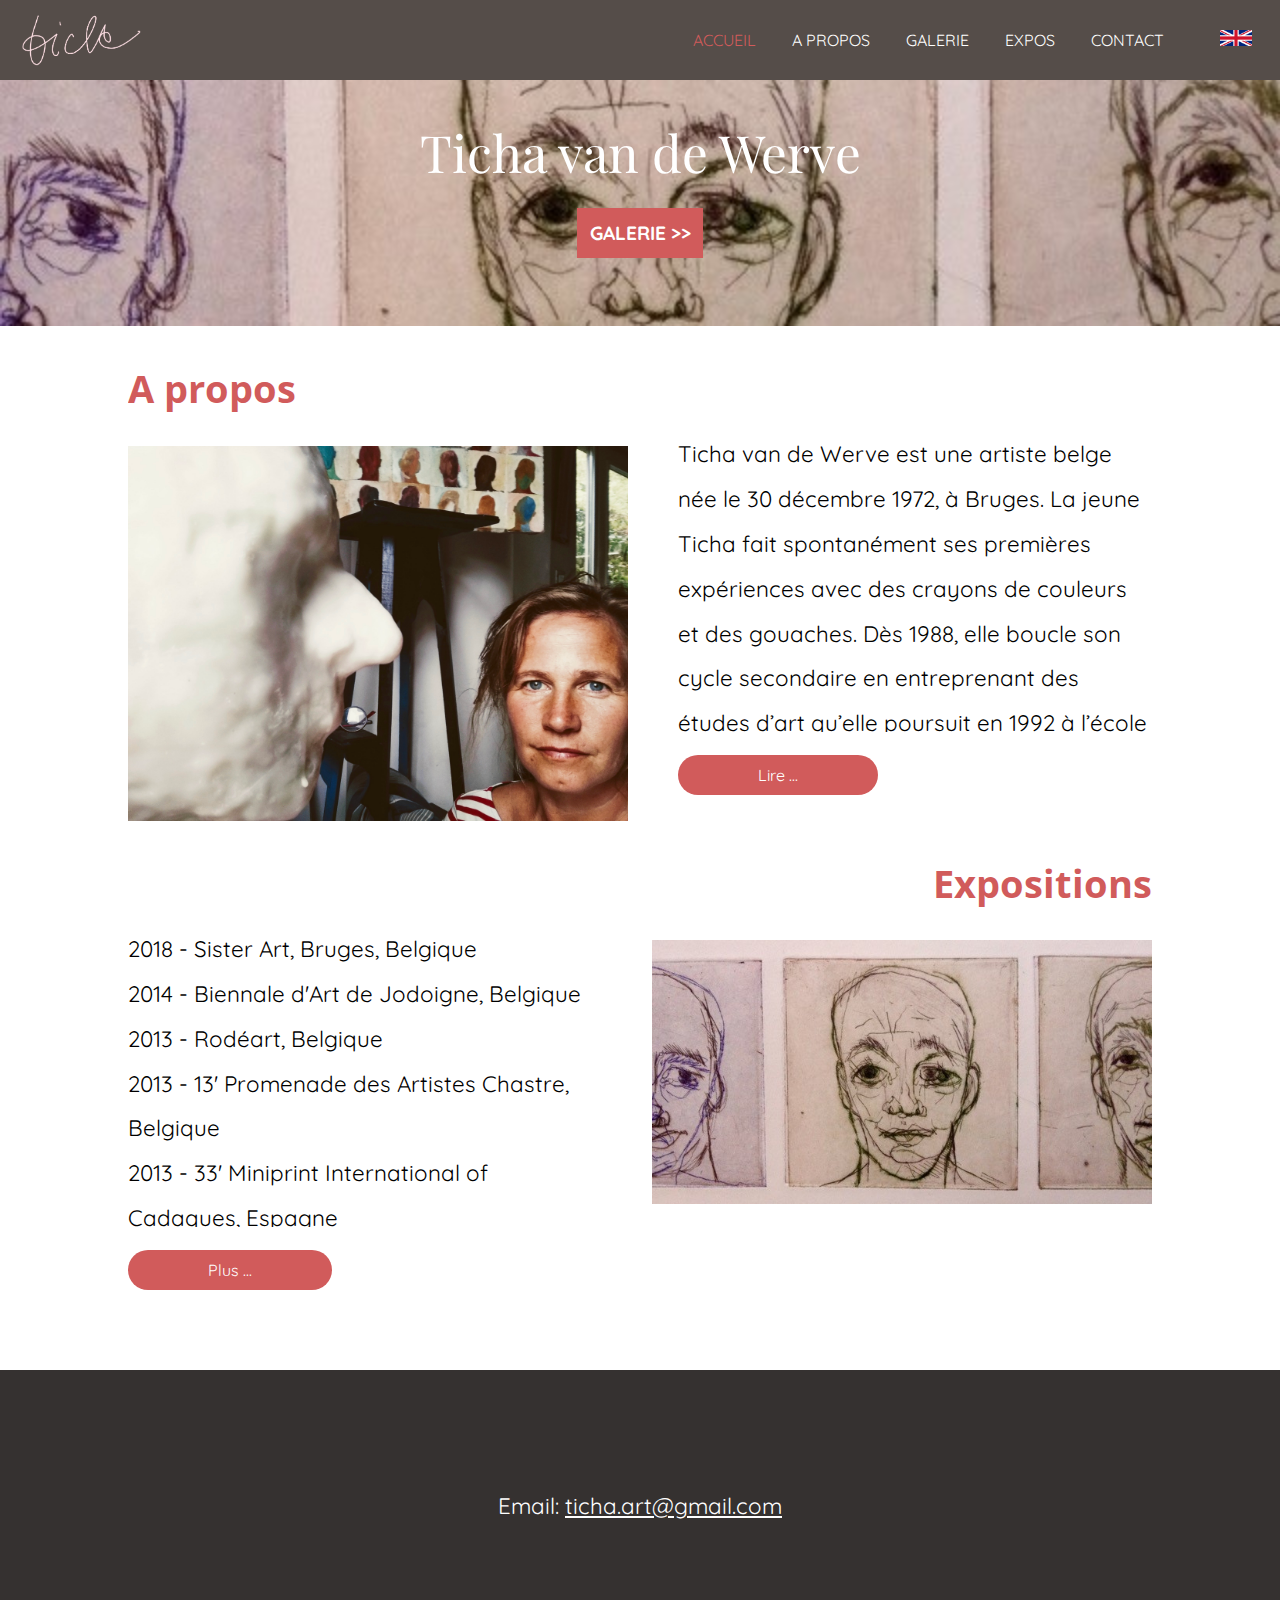
<file: index.html>
<!DOCTYPE html>
<html lang="en">
<head>
    <meta charset="UTF-8">
    <meta name="viewport" content="width=device-width, initial-scale=1.0">
    <meta http-equiv="X-UA-Compatible" content="ie=edge">
    <title>Ticha</title>
    <link rel="icon" type="image/png" href="images/TichaSignatureIcon.png">

    <link href="https://fonts.googleapis.com/css?family=Open+Sans+Condensed:300" rel="stylesheet">
    <link href="https://fonts.googleapis.com/css?family=Quicksand" rel="stylesheet">
    <link href="https://fonts.googleapis.com/css?family=Quicksand:700" rel="stylesheet">
    <link href="https://fonts.googleapis.com/css?family=Playfair+Display|Quicksand:700" rel="stylesheet">
    
    <link rel="stylesheet" type="text/css" href="style/home-style.css">
    <link rel="stylesheet" type="text/css" href="style/main-mobile.css" media="screen and (max-width: 720px)">
    <script src="https://ajax.googleapis.com/ajax/libs/jquery/3.3.1/jquery.min.js"></script>
    <script src="js/home-js.js"></script>
    <script src="js/side-menu.js"></script>        
</head>
<body>
    <div id="side-menu-shadow">
        <div id="side-menu">
                <button class="close-btn" id="close-side-menu-btn">&times;</button>
                <a class ="side-menu-nav" href="index.html">ACCUEIL</a>
                <a class ="side-menu-nav" href="fr/about.html">A PROPOS</a>
                <a class ="side-menu-nav" href="fr/gallery.html">GALERIE</a>
                <a class ="side-menu-nav" href="fr/about.html#exhibitions">EXPOS</a>
                <a class ="side-menu-nav" href="fr/contact.html">CONTACT</a>
                <a class ="side-menu-nav" href="en/index.html"><img src="images/english.png" alt="english"></a>
        </div>
    </div>
    <header id="header">
        <span id="side-menu-opener">&#9776;</span>
        <a href="index.html"><img alt="Ticha signature" src="images/TichaSignature.png"/></a>
        <div id="nav-links">
            <nav>
                <a class ="header-nav" id="currentpage" href="index.html">ACCUEIL</a>
                <a class ="header-nav" href="fr/about.html">A PROPOS</a>
                <a class ="header-nav" href="fr/gallery.html">GALERIE</a>
                <a class ="header-nav" href="fr/about.html#exhibitions">EXPOS</a>
                <a class ="header-nav" href="fr/contact.html">CONTACT</a>
                <a class ="side-menu-nav" href="en/index.html"><img src="images/english.png" alt="english"></a>
            </nav>
        </div>
    </header>
    <div class="page-container">
        <div class="picture-banner">
            <img alt="background image" src="images/picturebanner.jpg" draggable="false"/>
            <h1>Ticha van de Werve</h1>
            <div>
                <form action="fr/gallery.html">
                        <input type="submit" value="GALERIE >>" />
                </form>
            </div>
        </div>
        <div class="maincontent">
            <div class="contentblock" id="about-content">
                <div class="article-head">
                    <h2>A propos</h2>
                    <img alt="Picture of Ticha" src="images/philosophy-ticha.jpg">
                </div>
                <div class="article">
                    <p>
                            Ticha van de Werve est une artiste belge née le 30 décembre 1972, à
                            Bruges. La jeune Ticha fait spontanément ses premières expériences avec des crayons de
                            couleurs et des gouaches. Dès 1988, elle boucle son cycle secondaire en entreprenant des
                            études d’art qu’elle poursuit en 1992 à l’école d’ arts « Le 75 » de Bruxelles, où formée par
                            Boris Semenoff, elle se spécialise dans la peinture à l’huile et la gravure. Diplômée en 1995
                            avec grande distinction (magna cum laude). Ce sera dans les année 2012, qu’elle
                            redécouvre la diversité de la gravure par Paul Dumont. En 2000, Ticha quitte la Belgique et
                            s’installe à Chicago pour une période de trois ans. Elle va découvrir, en 2002, la taille de la
                            pierre avec la sculptrice Susan Clinard. De cette rencontre naîtront ses silhouettes en papier,
                            en bois et en cire, tandis que ses paysages fictifs à l’huile seront influencés par la beauté du
                            Lac Michigan, mêlée à ses souvenirs de Bruges.
                    </p>
                    <form action="fr/about.html">
                        <input type="submit" value="Lire ..." />
                    </form>
                </div>
            </div>
            <div class="contentblock" id="exhibitions-content">
                <div class="article-head">                            
                    <h2>Expositions</h2>
                    <img alt="Head art picture" src="images/head-picture.jpg">
                </div>
                <div class="article">
                    <p>
                        2018 - Sister Art, Bruges, Belgique<br>
                        2014 - Biennale d'Art de Jodoigne, Belgique<br>
                        2013 - Rodéart, Belgique<br>
                        2013 - 13' Promenade des Artistes Chastre, Belgique<br>
                        2013 - 33' Miniprint International of Cadaques, Espagne<br>
                        2012 - Week-end chez l'Artisan d'art, Nivelles, Belgique<br>
                        2012 - Parcours d'Artistes de Jodoigne, Belgique<br>
                        2012 - Exposition d';art par le Patrimoine Stéphanois, Court-st- Etienne, Belgique<br>
                        2012 - Kunst Kleurt Tuinen, Gand, Belgique<br>
                        2010 - "L'art au secours de l'habitat", Bruxelles, Belgique<br>
                        2010 - INTA Art Show, Boston, USA  <br>
                        2007 - Pascal Karp Gallery, Bruxelles, Belgique<br>
                        2000 - Art exhibition, European Patent Office, Munich, Allemagne<br>
                        1999 - Kunstogenblik, Gand, Belgique<br>
                        1995 - Palmares Renaissance, Herstal, Belgique<br>
                        1995 - Palmares Renaissance, Bruxelles, Belgique<br>
                        1994 - “Les Amis de Rosall”, Bierges, Belgique<br>
                        1994 - Gallery Viqueray, Bruxelles, Belgique<br>
                    </p>
                    <form action="fr/about.html#exhibitions">
                        <input type="submit" value="Plus ..." />
                    </form> 
                </div>           
            </div>
        </div>
        <footer>
                <div class="contacts">
                    <p>Email: <a href="mailto:ticha.art@gmail.com">ticha.art@gmail.com</a></p>
                </div>
        </footer>
    </div>
    
</body>
</html>
</file>
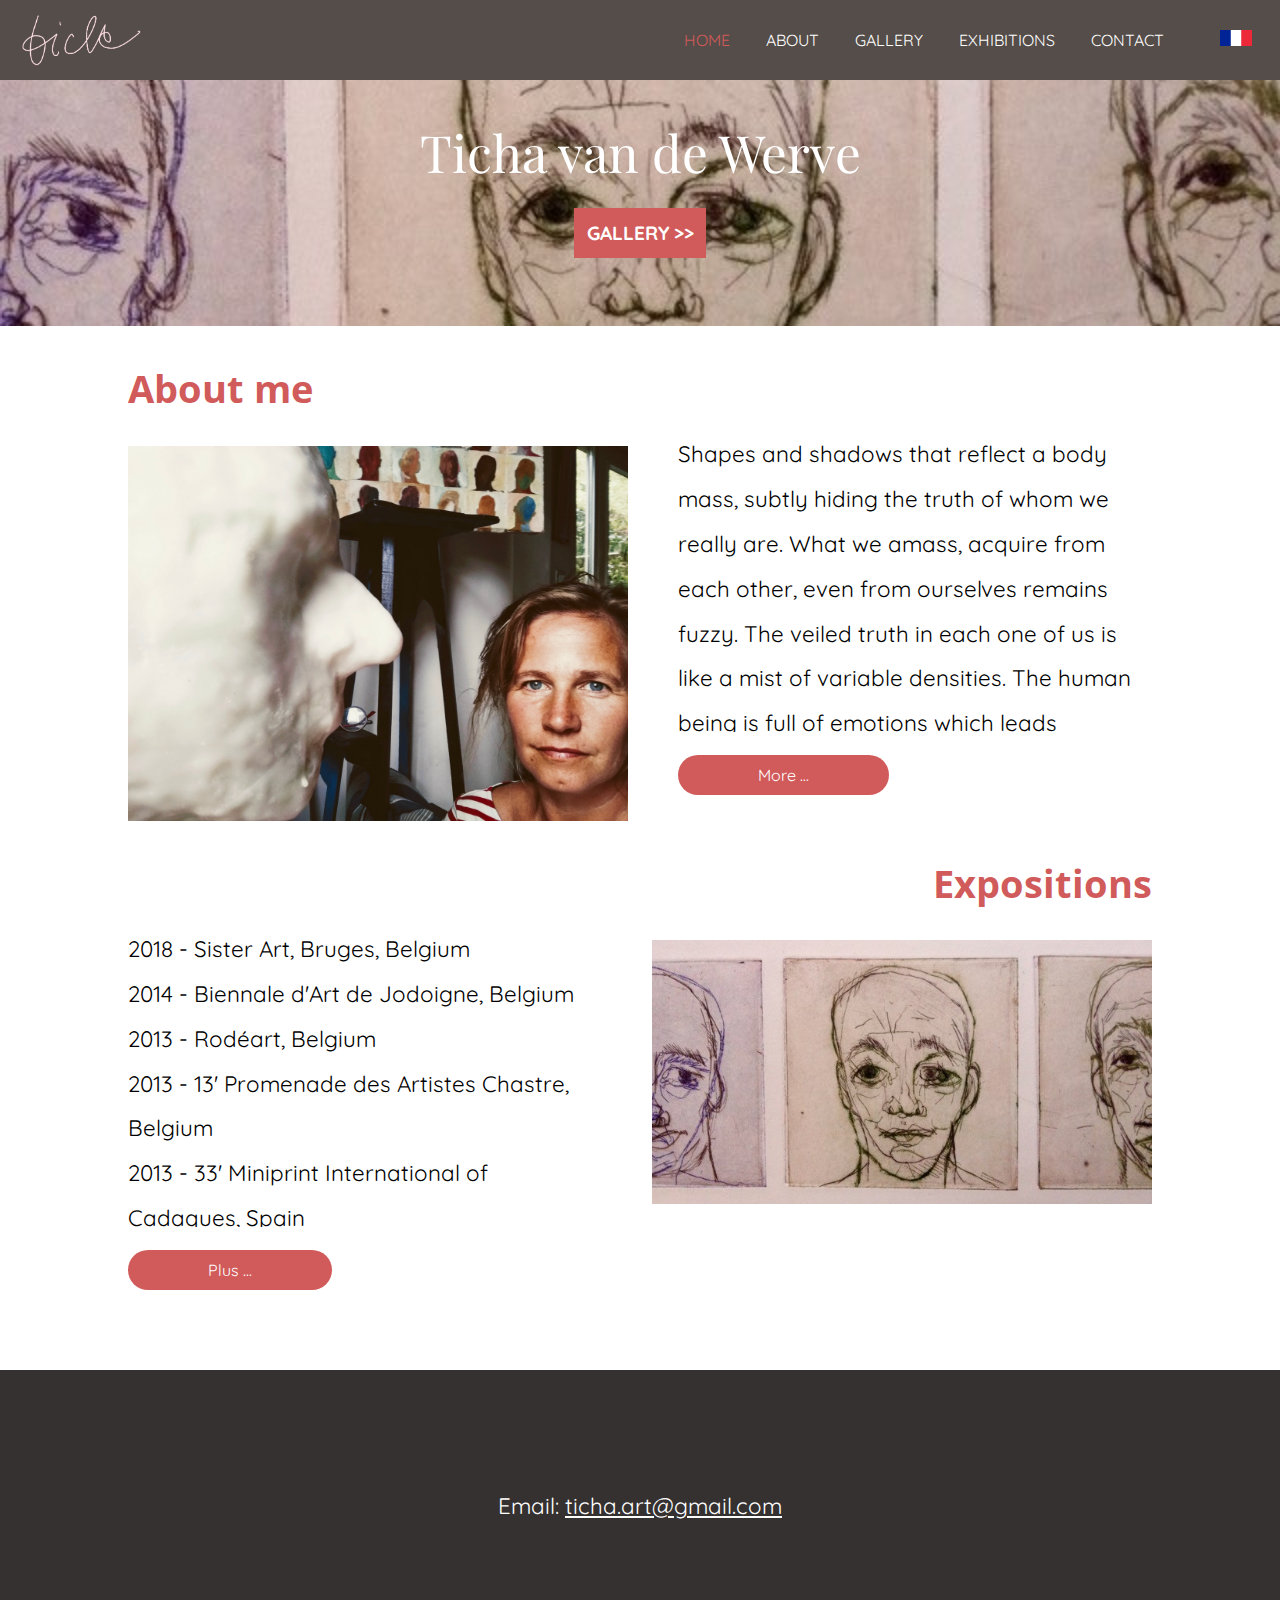
<file: en/index.html>
<!DOCTYPE html>
<html lang="en">
<head>
    <meta charset="UTF-8">
    <meta name="viewport" content="width=device-width, initial-scale=1.0">
    <meta http-equiv="X-UA-Compatible" content="ie=edge">
    <title>Ticha</title>
    <link rel="icon" type="image/png" href="../images/TichaSignatureIcon.png">

    <link href="https://fonts.googleapis.com/css?family=Open+Sans+Condensed:300" rel="stylesheet">
    <link href="https://fonts.googleapis.com/css?family=Quicksand" rel="stylesheet">
    <link href="https://fonts.googleapis.com/css?family=Quicksand:700" rel="stylesheet">
    <link href="https://fonts.googleapis.com/css?family=Playfair+Display|Quicksand:700" rel="stylesheet">
    
    <link rel="stylesheet" type="text/css" href="../style/home-style.css">
    <link rel="stylesheet" type="text/css" href="../style/main-mobile.css" media="screen and (max-width: 720px)">
    <script src="https://ajax.googleapis.com/ajax/libs/jquery/3.3.1/jquery.min.js"></script>
    <script src="../js/home-js.js"></script>
    <script src="../js/side-menu.js"></script>        
</head>
<body>
    <div id="side-menu-shadow">
        <div id="side-menu">
                <button class="close-btn" id="close-side-menu-btn">&times;</button>
                <a class ="side-menu-nav" href="index.html">HOME</a>
                <a class ="side-menu-nav" href="about.html">ABOUT</a>
                <a class ="side-menu-nav" href="gallery.html">GALLERY</a>
                <a class ="side-menu-nav" href="about.html#exhibitions">EXHIBITIONS</a>
                <a class ="side-menu-nav" href="contact.html">CONTACT</a>
                <a class ="side-menu-nav" href="../index.html"><img src="../images/french.png" alt="francais"></a>
        </div>
    </div>
    <header id="header">
        <span id="side-menu-opener">&#9776;</span>
        <a href="index.html"><img alt="Ticha signature" src="../images/TichaSignature.png"/></a>
        <div id="nav-links">
            <nav>
                <a class ="header-nav" id="currentpage" href="index.html">HOME</a>
                <a class ="header-nav" href="about.html">ABOUT</a>
                <a class ="header-nav" href="gallery.html">GALLERY</a>
                <a class ="header-nav" href="about.html#exhibitions">EXHIBITIONS</a>
                <a class ="header-nav" href="contact.html">CONTACT</a>
                <a class ="side-menu-nav" href="../index.html"><img src="../images/french.png" alt="francais"></a>
            </nav>
        </div>
    </header>
    <div class="page-container">
        <div class="picture-banner">
            <img alt="background image" src="../images/picturebanner.jpg" draggable="false"/>
            <h1>Ticha van de Werve</h1>
            <div>
                <form action="gallery.html">
                        <input type="submit" value="GALLERY >>" />
                </form>
            </div>
        </div>
        <div class="maincontent">
            <div class="contentblock" id="about-content">
                <div class="article-head">
                    <h2>About me</h2>
                    <img alt="Picture of Ticha" src="../images/philosophy-ticha.jpg">
                </div>
                <div class="article">
                    <p>
                        Shapes and shadows that reflect a body mass, subtly hiding the truth of whom we
                        really are. What we amass, acquire from each other, even from ourselves remains
                        fuzzy. The veiled truth in each one of us is like a mist of variable densities. The
                        human being is full of emotions which leads mankind to react in contradictory,
                        strangely and/or amazing ways.
                        I seek to express this depth down truth using paper as a medium.
                        I appreciated working paper for its variety of textures; sometimes rough,
                        sometimes smooth but also for its solidity as well as for its weakness.
                        Paper has a significant place in my art work. My experience working paper grants
                        me the right channel to bring to you a closer image of whom we are. Usually I give
                        the floor to the paper with engraving, oil paint and with wax sculptures.
                    </p>
                    <form action="about.html">
                        <input type="submit" value="More ..." />
                    </form>
                </div>
            </div>
            <div class="contentblock" id="exhibitions-content">
                <div class="article-head">                            
                    <h2>Expositions</h2>
                    <img alt="Head art picture" src="../images/head-picture.jpg">
                </div>
                <div class="article">
                    <p>
                        2018 - Sister Art, Bruges, Belgium<br>
                        2014 - Biennale d'Art de Jodoigne, Belgium<br>
                        2013 - Rodéart, Belgium<br>
                        2013 - 13' Promenade des Artistes Chastre, Belgium<br>
                        2013 - 33' Miniprint International of Cadaques, Spain<br>
                        2012 - Week-end chez l'Artisan d'art, Nivelles, Belgium<br>
                        2012 - Parcours d'Artistes de Jodoigne, Belgium<br>
                        2012 - Exposition d';art par le Patrimoine Stéphanois, Court-st- Etienne, Belgium<br>
                        2012 - Kunst Kleurt Tuinen, Gent, Belgium<br>
                        2010 - "L'art au secours de l'habitat", Brussels<br>
                        2010 - INTA Art Show, Boston, USA  <br>
                        2007 - Pascal Karp Gallery, Brussels, Belgium<br>
                        2000 - Art exhibition, European Patent Office, Munich, Germany<br>
                        1999 - Kunstogenblik,Gent , Belgium<br>
                        1995 - Palmares Renaissance, Herstal, Belgium<br>
                        1995 - Palmares Renaissance, Brussels, Belgium<br>
                        1994 - “Les Amis de Rosall”, Bierges, Belgium<br>
                        1994 - Gallery Viqueray, Brussels, Belgium<br>
                    </p>
                    <form action="about.html#exhibitions">
                        <input type="submit" value="Plus ..." />
                    </form> 
                </div>           
            </div>
        </div>
        <footer>
                <div class="contacts">
                    <p>Email: <a href="mailto:ticha.art@gmail.com">ticha.art@gmail.com</a></p>
                </div>
        </footer>
    </div>
    
</body>
</html>
</file>
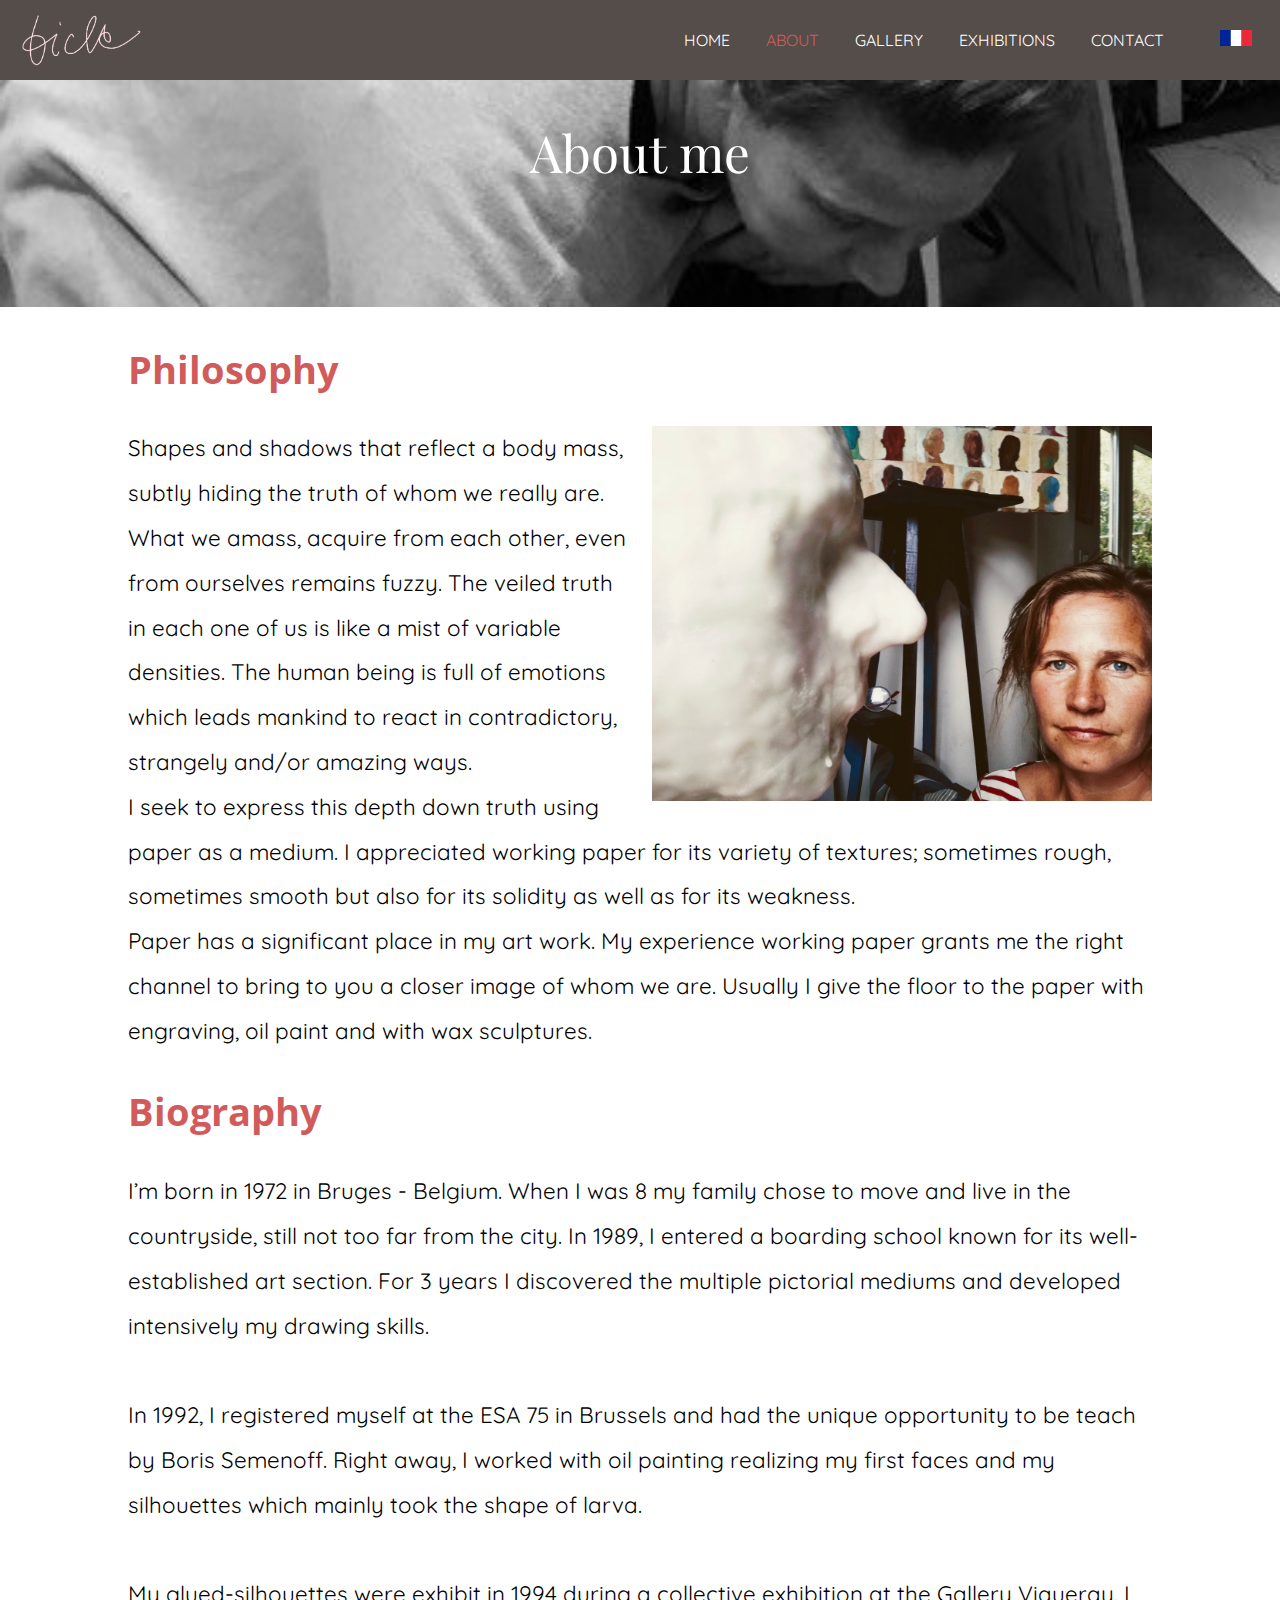
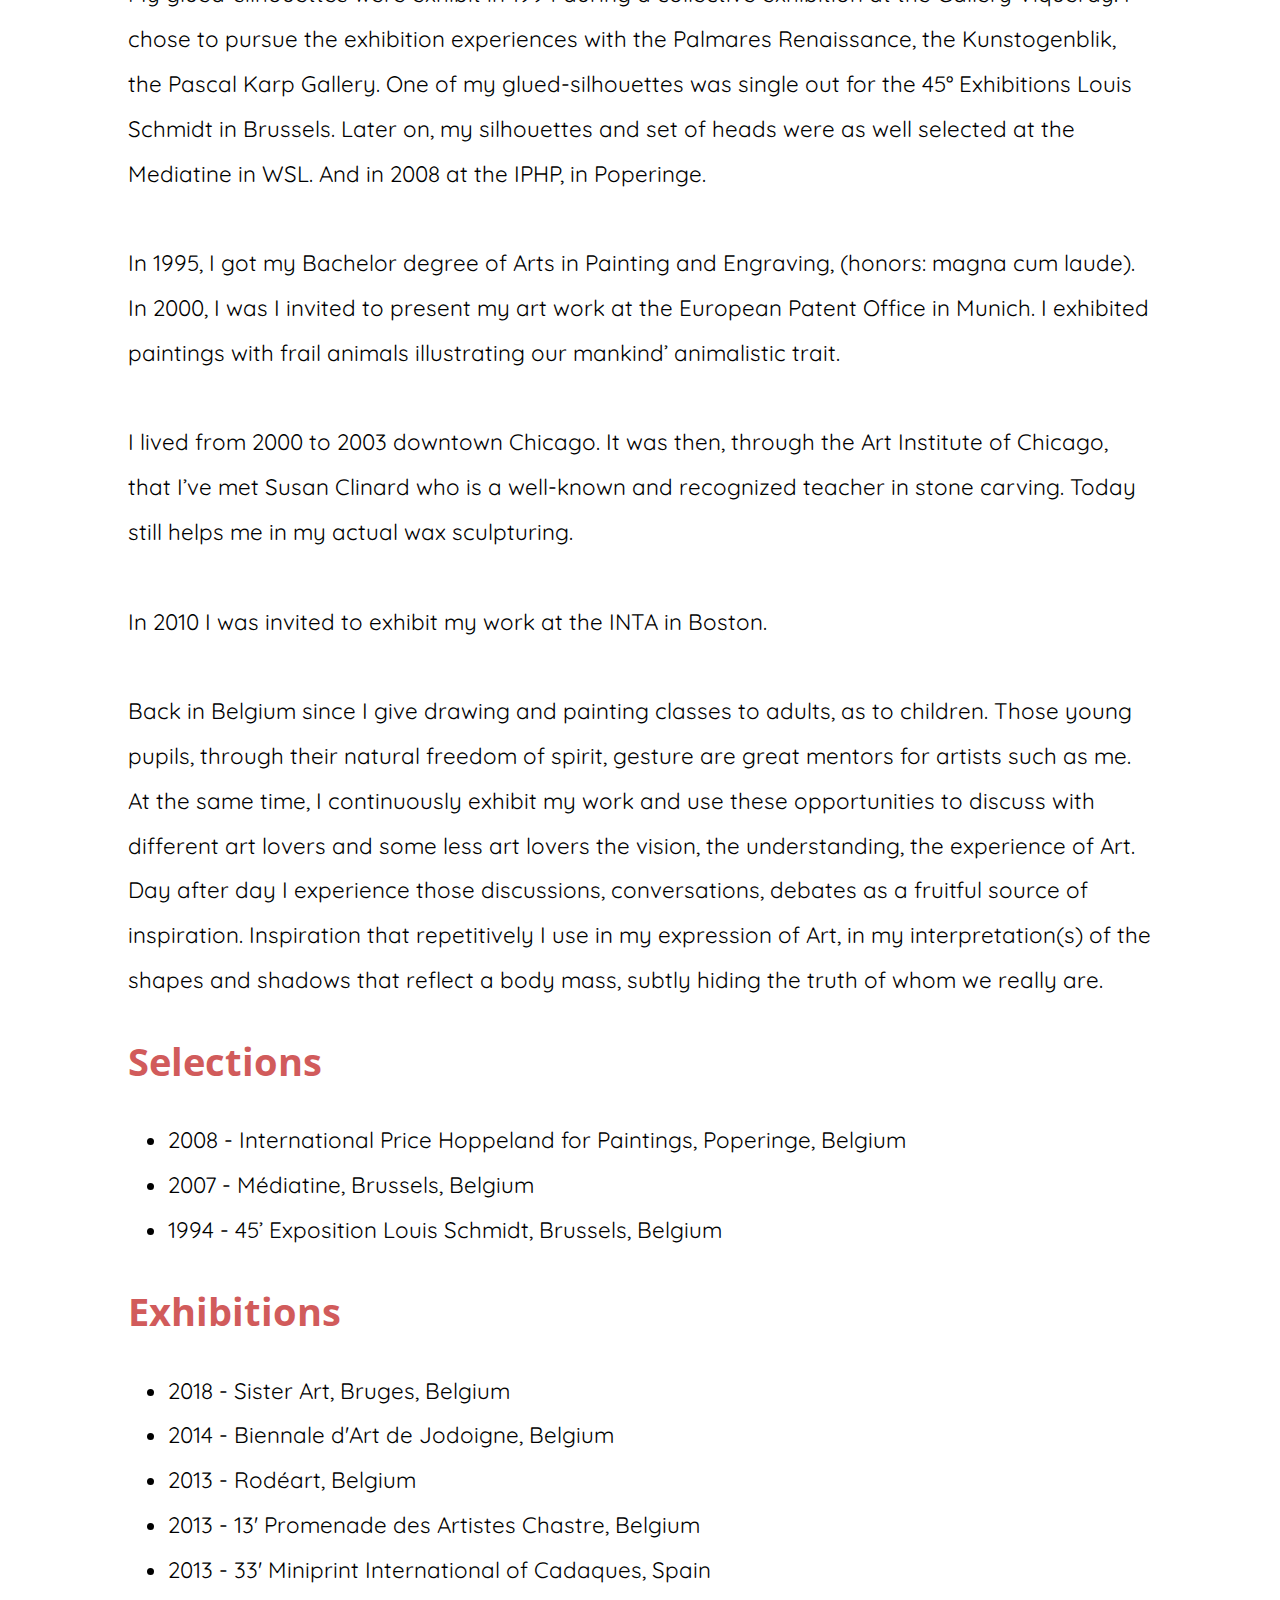
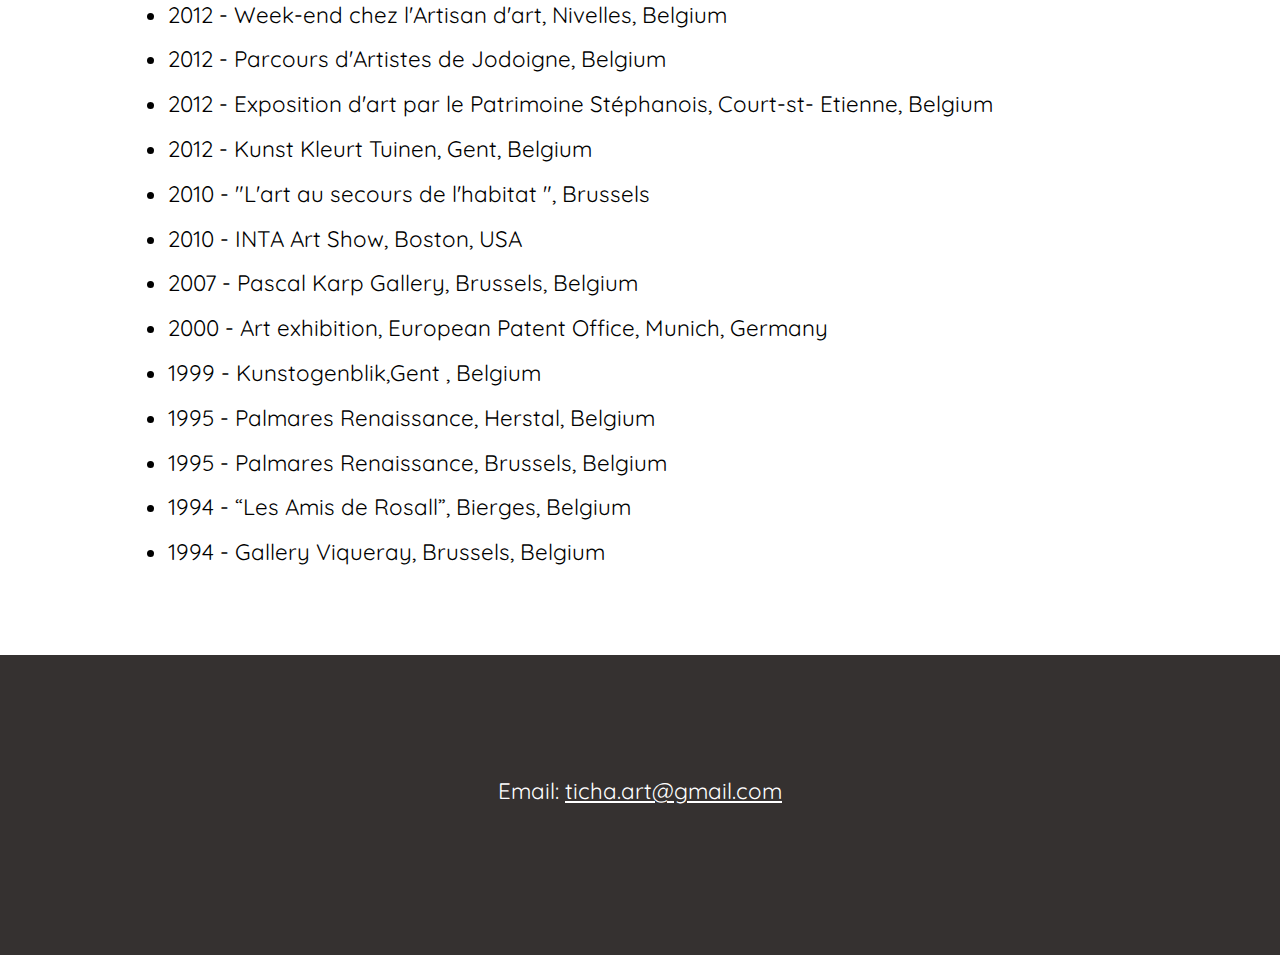
<file: en/about.html>
<!DOCTYPE html>
<html lang="en">
<head>
    <meta charset="UTF-8">
    <meta name="viewport" content="width=device-width, initial-scale=1.0">
    <meta http-equiv="X-UA-Compatible" content="ie=edge">
    <title>Ticha</title>
    <link rel="icon" type="image/png" href="../images/TichaSignatureIcon.png">

    <link href="https://fonts.googleapis.com/css?family=Open+Sans+Condensed:300" rel="stylesheet">
    <link href="https://fonts.googleapis.com/css?family=Quicksand" rel="stylesheet">
    <link href="https://fonts.googleapis.com/css?family=Quicksand:700" rel="stylesheet">
    <link href="https://fonts.googleapis.com/css?family=Playfair+Display|Quicksand:700" rel="stylesheet">
    
    <!-- Main style followed by specific style -->
    <link rel="stylesheet" type="text/css" href="../style/home-style.css">    
    <link rel="stylesheet" type="text/css" href="../style/about-style.css">    
    <link rel="stylesheet" type="text/css" href="../style/main-mobile.css" media="screen and (max-width: 720px)">
    
    <script src="https://ajax.googleapis.com/ajax/libs/jquery/3.3.1/jquery.min.js"></script>    
    <script src="../js/side-menu.js"></script>        
    
</head>
<body>
    <div id="side-menu-shadow">
            <div id="side-menu">
                    <button class="close-btn" id="close-side-menu-btn">&times;</button>
                    <a class ="side-menu-nav" href="index.html">HOME</a>
                    <a class ="side-menu-nav" href="about.html">ABOUT</a>
                    <a class ="side-menu-nav" href="gallery.html">GALLERY</a>
                    <a class ="side-menu-nav" href="about.html#exhibitions">EXHIBITIONS</a>
                    <a class ="side-menu-nav" href="contact.html">CONTACT</a>
                    <a class ="side-menu-nav" href="../fr/about.html"><img src="../images/french.png" alt="francais"></a>
            </div>
    </div>
    <header>
        <span id="side-menu-opener">&#9776;</span>                    
        <a href="index.html"><img alt="Ticha signature" src="../images/TichaSignature.png"/></a>
        <div id="nav-links">
            <nav>
                <a class ="header-nav" href="index.html">HOME</a>
                <a class ="header-nav" id="currentpage" href="about.html">ABOUT</a>
                <a class ="header-nav" href="gallery.html">GALLERY</a>
                <a class ="header-nav" href="about.html#exhibitions">EXHIBITIONS</a>
                <a class ="header-nav" href="contact.html">CONTACT</a>
                <a class ="side-menu-nav" href="../fr/about.html"><img src="../images/french.png" alt="francais"></a>                
            </nav>
        </div>
    </header>
    <div class="page-container">
        <div class="picture-banner">
            <img alt="background image" src="../images/about-picturebanner.jpg" draggable="false"/>
            <h1>About me</h1>
        </div>
        <div class="maincontent">                
            
                    <h2>Philosophy</h2>
                    <img alt="Picture of Ticha" src="../images/philosophy-ticha.jpg" align="left">
                    <p>
                        Shapes and shadows that reflect a body mass, subtly hiding the truth of whom we
                        really are. What we amass, acquire from each other, even from ourselves remains
                        fuzzy. The veiled truth in each one of us is like a mist of variable densities. The
                        human being is full of emotions which leads mankind to react in contradictory,
                        strangely and/or amazing ways.<br>
                        I seek to express this depth down truth using paper as a medium.
                        I appreciated working paper for its variety of textures; sometimes rough,
                        sometimes smooth but also for its solidity as well as for its weakness.<br>
                        Paper has a significant place in my art work. My experience working paper grants
                        me the right channel to bring to you a closer image of whom we are. Usually I give
                        the floor to the paper with engraving, oil paint and with wax sculptures.
                    </p>
                    <h2>Biography</h2>
                    <p> 
                        I’m born in 1972 in Bruges - Belgium. When I was 8 my family chose to move
                        and live in the countryside, still not too far from the city.
                        In 1989, I entered a boarding school known for its well-established art section.
                        For 3 years I discovered the multiple pictorial mediums and developed intensively my
                        drawing skills.<br><br>
                        In 1992, I registered myself at the ESA 75 in Brussels and had the unique
                        opportunity to be teach by Boris Semenoff. Right away, I worked with oil painting
                        realizing my first faces and my silhouettes which mainly took the shape of larva.<br><br>
                        My glued-silhouettes were exhibit in 1994 during a collective exhibition at the
                        Gallery Viqueray. I chose to pursue the exhibition experiences with the Palmares
                        Renaissance, the Kunstogenblik, the Pascal Karp Gallery. One of my glued-silhouettes
                        was single out for the 45° Exhibitions Louis Schmidt in Brussels. Later on, my
                        silhouettes and set of heads were as well selected at the Mediatine in WSL. And in 2008
                        at the IPHP, in Poperinge.<br><br>
                        In 1995, I got my Bachelor degree of Arts in Painting and Engraving,
                        (honors: magna cum laude).<br>
                        In 2000, I was I invited to present my art work at the European Patent Office in
                        Munich. I exhibited paintings with frail animals illustrating our mankind’ animalistic
                        trait.<br><br>
                        I lived from 2000 to 2003 downtown Chicago. It was then, through the Art
                        Institute of Chicago, that I’ve met Susan Clinard who is a well-known and recognized
                        teacher in stone carving. Today still helps me in my actual wax sculpturing.<br><br>
                        In 2010 I was invited to exhibit my work at the INTA in Boston.<br><br>
                        Back in Belgium since I give drawing and painting classes to adults, as to children.
                        Those young pupils, through their natural freedom of spirit, gesture are great mentors for
                        artists such as me.<br>
                        At the same time, I continuously exhibit my work and use these opportunities to discuss
                        with different art lovers and some less art lovers the vision, the understanding, the
                        experience of Art. Day after day I experience those discussions, conversations, debates
                        as a fruitful source of inspiration. Inspiration that repetitively I use in my expression of
                        Art, in my interpretation(s) of the shapes and shadows that reflect a body mass, subtly
                        hiding the truth of whom we really are.
                    </p>
                    <h2 id="selections">Selections</h2>
                    <p>
                        <ul>
                            <li>2008 - International Price Hoppeland for Paintings, Poperinge, Belgium</li>
                            <li>2007 - Médiatine, Brussels, Belgium</li>
                            <li>1994 - 45’ Exposition Louis Schmidt, Brussels, Belgium</li>
                        </ul>
                    </p>
                        <h2 id="exhibitions">Exhibitions</h2>
                        <p>
                            <ul>
                                <li>2018 - Sister Art, Bruges, Belgium</li>
                                <li>2014 - Biennale d&#39;Art de Jodoigne, Belgium</li>
                                <li>2013 - Rodéart, Belgium</li>
                                <li>2013 - 13&#39; Promenade des Artistes Chastre, Belgium</li>
                                <li>2013 - 33&#39; Miniprint International of Cadaques, Spain</li>
                                <li>2012 - Week-end chez l&#39;Artisan d&#39;art, Nivelles, Belgium</li>
                                <li>2012 - Parcours d&#39;Artistes de Jodoigne, Belgium</li>
                                <li>2012 - Exposition d&#39;art par le Patrimoine Stéphanois, Court-st- Etienne, Belgium</li>
                                <li>2012 - Kunst Kleurt Tuinen, Gent, Belgium</li>
                                <li>2010 - &quot;L&#39;art au secours de l&#39;habitat &quot;, Brussels</li>
                                <li>2010 - INTA Art Show, Boston, USA</li>
                                <li>2007 - Pascal Karp Gallery, Brussels, Belgium</li>
                                <li>2000 - Art exhibition, European Patent Office, Munich, Germany</li>
                                <li>1999 - Kunstogenblik,Gent , Belgium</li>
                                <li>1995 - Palmares Renaissance, Herstal, Belgium</li>
                                <li>1995 - Palmares Renaissance, Brussels, Belgium</li>
                                <li>1994 - “Les Amis de Rosall”, Bierges, Belgium</li>
                                <li>1994 - Gallery Viqueray, Brussels, Belgium</li>   
                            </ul>
                        </p>
            
        </div>
        <footer>
                <div class="contacts">
                    <p>Email: <a href="mailto:ticha.art@gmail.com">ticha.art@gmail.com</a></p>
                </div>
        </footer>
    </div>
    
</body>
</html>
</file>
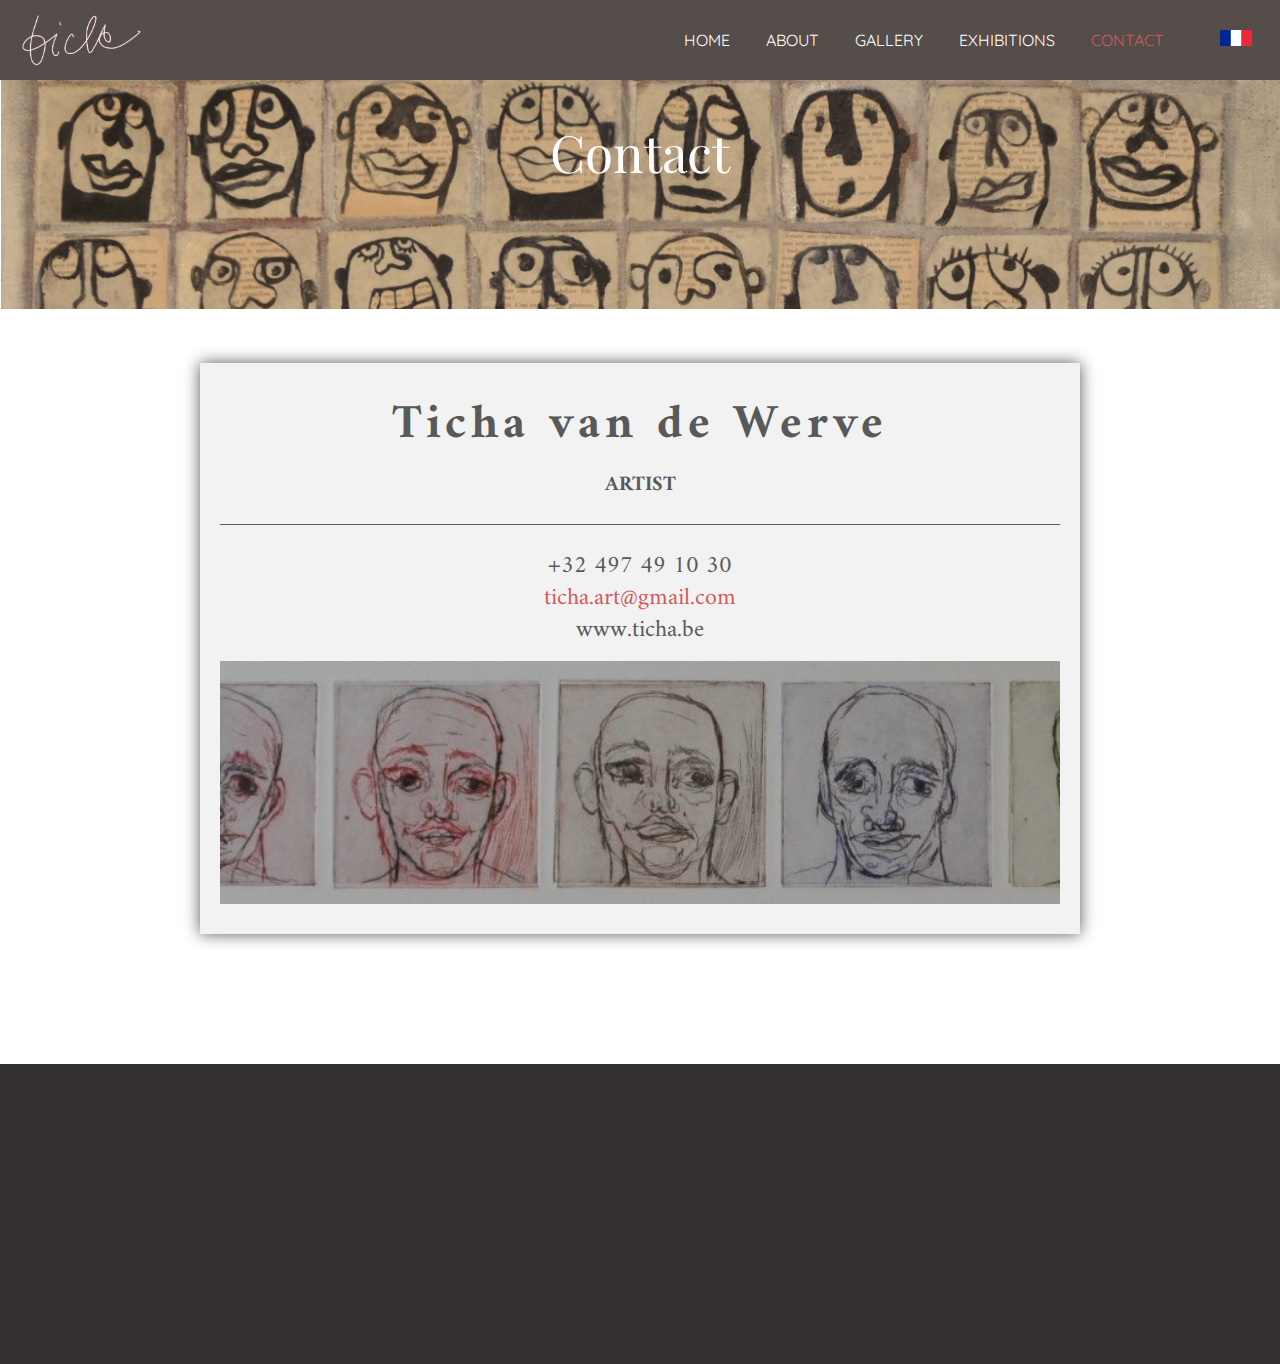
<file: en/contact.html>
<!DOCTYPE html>
<html lang="en">
<head>
    <meta charset="UTF-8">
    <meta name="viewport" content="width=device-width, initial-scale=1.0">
    <meta http-equiv="X-UA-Compatible" content="ie=edge">
    <title>Ticha</title>
    <link rel="icon" type="image/png" href="../images/TichaSignatureIcon.png">

    <link href="https://fonts.googleapis.com/css?family=Open+Sans+Condensed:300" rel="stylesheet">
    <link href="https://fonts.googleapis.com/css?family=Quicksand" rel="stylesheet">
    <link href="https://fonts.googleapis.com/css?family=Quicksand:700" rel="stylesheet">
    <link href="https://fonts.googleapis.com/css?family=Playfair+Display|Quicksand:700" rel="stylesheet">
    <link href="https://fonts.googleapis.com/css?family=Amiri|Nanum+Myeongjo|PT+Serif" rel="stylesheet">
    
    <!-- Main style followed by specific style -->
    <link rel="stylesheet" type="text/css" href="../style/home-style.css">    
    <link rel="stylesheet" type="text/css" href="../style/contact-style.css">   
    <link rel="stylesheet" type="text/css" href="../style/main-mobile.css" media="screen and (max-width: 720px)">
    
    <script src="https://ajax.googleapis.com/ajax/libs/jquery/3.3.1/jquery.min.js"></script>    
    <script src="../js/side-menu.js"></script>        
    
</head>
<body>
    <div id="side-menu-shadow">
            <div id="side-menu">
                    <button class="close-btn" id="close-side-menu-btn">&times;</button>
                    <a class ="side-menu-nav" href="index.html">HOME</a>
                    <a class ="side-menu-nav" href="about.html">ABOUT</a>
                    <a class ="side-menu-nav" href="gallery.html">GALLERY</a>
                    <a class ="side-menu-nav" href="about.html#exhibitions">EXHIBITIONS</a>
                    <a class ="side-menu-nav" href="contact.html">CONTACT</a>
                    <a class ="side-menu-nav" href="../fr/contact.html"><img src="../images/french.png" alt="francais"></a>
            </div>
    </div>
    <header>
        <span id="side-menu-opener">&#9776;</span>            
        <a href="index.html"><img alt="Ticha signature" src="../images/TichaSignature.png"/></a>
        <div id="nav-links">
            <nav>
                <a class ="header-nav" href="index.html">HOME</a>
                <a class ="header-nav" href="about.html">ABOUT</a>
                <a class ="header-nav" href="gallery.html">GALLERY</a>
                <a class ="header-nav" href="about.html#exhibitions">EXHIBITIONS</a>
                <a class ="header-nav" href="contact.html" id="currentpage">CONTACT</a>
                <a class ="side-menu-nav" href="../fr/contact.html"><img src="../images/french.png" alt="francais"></a>                
            </nav>
        </div>
    </header>
    <div class="page-container">
        <div class="picture-banner">
            <img alt="background image" src="../images/contact-picturebanner.png" draggable="false"/>
            <h1>Contact</h1>
        </div>
        <div class="maincontent">
            <div class="visit-card">
                <h1>Ticha van de Werve</h1>
                <h2>ARTIST</h2>
                <div class="line"></div>
                <a href="tel:+32497491030">+32 497 49 10 30</a>
                <a href="mailto:ticha.art@gmail.com" id="email">ticha.art@gmail.com</a>
                <a href="http://www.ticha.be">www.ticha.be</a>
                <img alt="Visit card picture" src="../images/visit-card-picture.jpg">
            </div>
        </div>    
    <footer>
    </footer>
    </div>
</body>
</html>
</file>
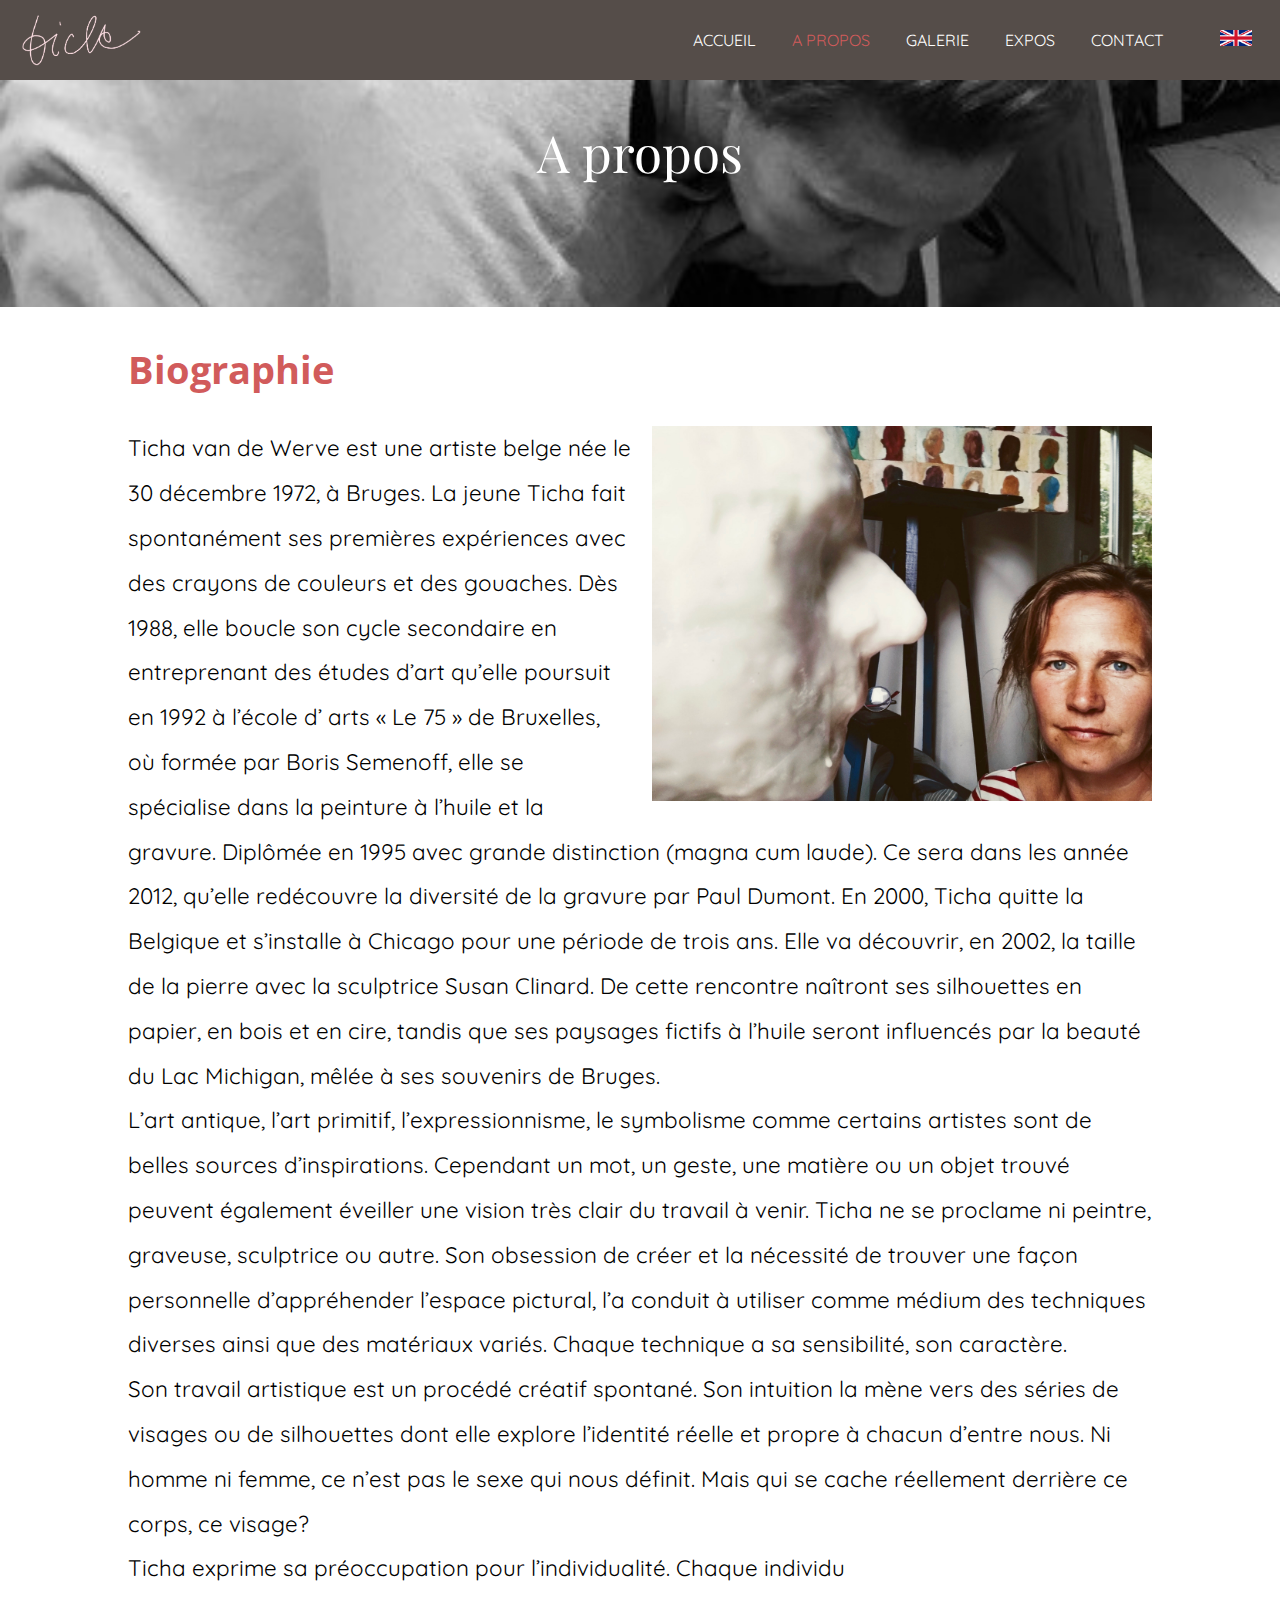
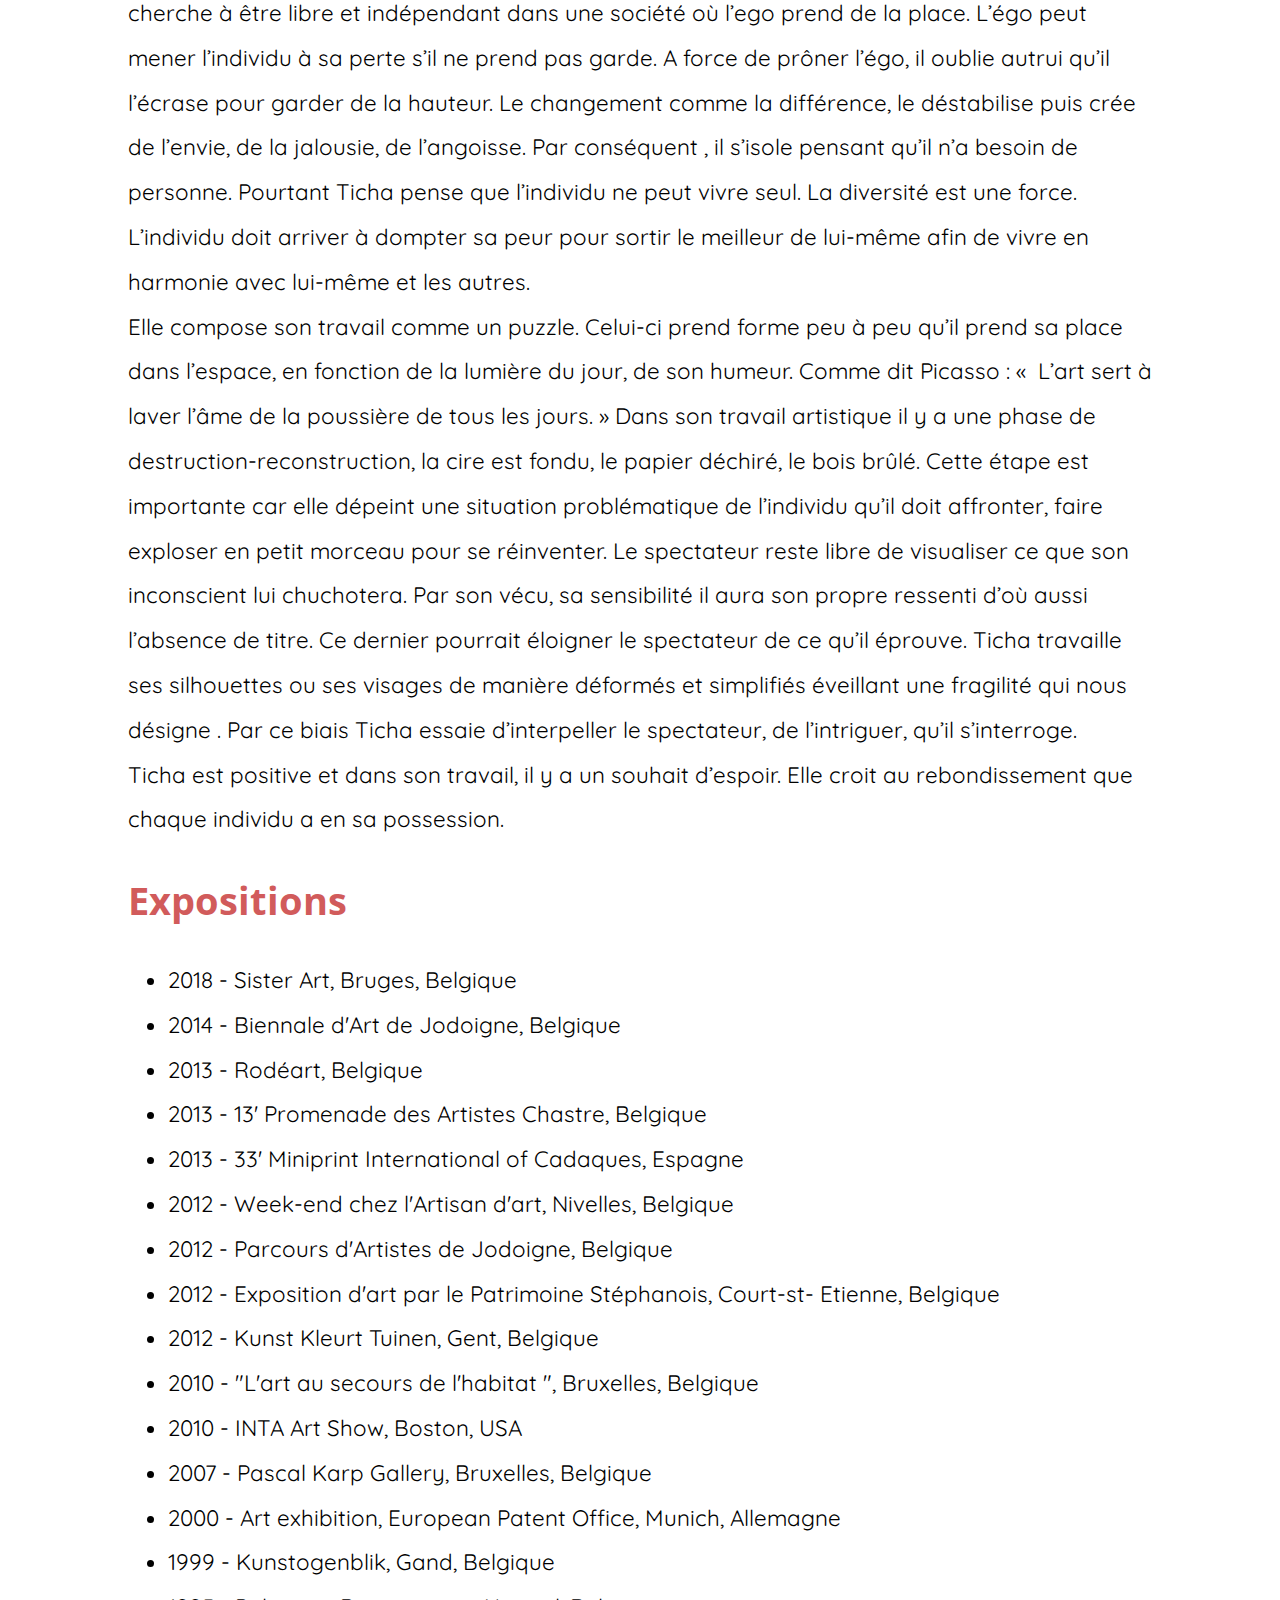
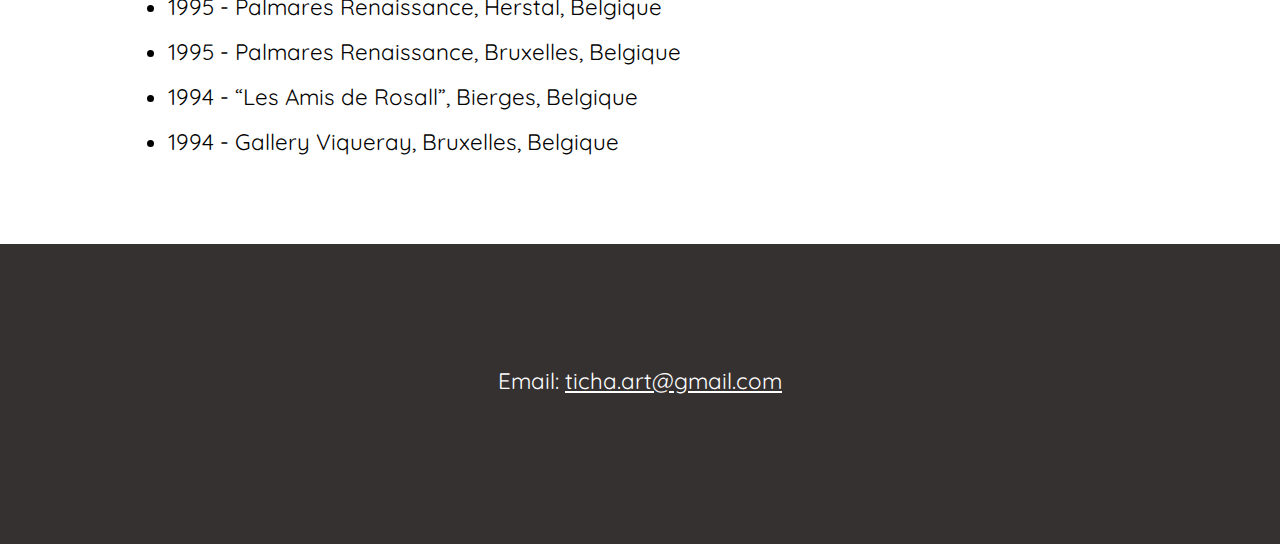
<file: fr/about.html>
<!DOCTYPE html>
<html lang="en">
<head>
    <meta charset="UTF-8">
    <meta name="viewport" content="width=device-width, initial-scale=1.0">
    <meta http-equiv="X-UA-Compatible" content="ie=edge">
    <title>Ticha</title>
    <link rel="icon" type="image/png" href="../images/TichaSignatureIcon.png">

    <link href="https://fonts.googleapis.com/css?family=Open+Sans+Condensed:300" rel="stylesheet">
    <link href="https://fonts.googleapis.com/css?family=Quicksand" rel="stylesheet">
    <link href="https://fonts.googleapis.com/css?family=Quicksand:700" rel="stylesheet">
    <link href="https://fonts.googleapis.com/css?family=Playfair+Display|Quicksand:700" rel="stylesheet">
    
    <!-- Main style followed by specific style -->
    <link rel="stylesheet" type="text/css" href="../style/home-style.css">    
    <link rel="stylesheet" type="text/css" href="../style/about-style.css">    
    <link rel="stylesheet" type="text/css" href="../style/main-mobile.css" media="screen and (max-width: 720px)">
    
    <script src="https://ajax.googleapis.com/ajax/libs/jquery/3.3.1/jquery.min.js"></script>    
    <script src="../js/side-menu.js"></script>        
    
</head>
<body>
    <div id="side-menu-shadow">
            <div id="side-menu">
                    <button class="close-btn" id="close-side-menu-btn">&times;</button>
                    <a class ="side-menu-nav" href="../index.html">ACCUEIL</a>
                    <a class ="side-menu-nav" href="about.html">A PROPOS</a>
                    <a class ="side-menu-nav" href="gallery.html">GALERIE</a>
                    <a class ="side-menu-nav" href="about.html#exhibitions">EXPOS</a>
                    <a class ="side-menu-nav" href="contact.html">CONTACT</a>
                    <a class ="side-menu-nav" href="../en/about.html"><img src="../images/english.png" alt="english"></a>
            </div>
    </div>
    <header>
        <span id="side-menu-opener">&#9776;</span>                    
        <a href="../index.html"><img alt="Ticha signature" src="../images/TichaSignature.png"/></a>
        <div id="nav-links">
            <nav>
                <a class ="header-nav" href="../index.html">ACCUEIL</a>
                <a class ="header-nav" id="currentpage" href="about.html">A PROPOS</a>
                <a class ="header-nav" href="gallery.html">GALERIE</a>
                <a class ="header-nav" href="about.html#exhibitions">EXPOS</a>
                <a class ="header-nav" href="contact.html">CONTACT</a>
                <a class ="side-menu-nav" href="../en/about.html"><img src="../images/english.png" alt="english"></a>                
            </nav>
        </div>
    </header>
    <div class="page-container">
        <div class="picture-banner">
            <img alt="background image" src="../images/about-picturebanner.jpg" draggable="false"/>
            <h1>A propos</h1>
        </div>
        <div class="maincontent">                
            
                    <h2>Biographie</h2>
                    <img alt="Picture of Ticha" src="../images/philosophy-ticha.jpg" align="left">
                    <p>
                        Ticha van de Werve est une artiste belge née le 30 décembre 1972, à
Bruges. La jeune Ticha fait spontanément ses premières expériences avec des crayons de
couleurs et des gouaches. Dès 1988, elle boucle son cycle secondaire en entreprenant des
études d’art qu’elle poursuit en 1992 à l’école d’ arts « Le 75 » de Bruxelles, où formée par
Boris Semenoff, elle se spécialise dans la peinture à l’huile et la gravure. Diplômée en 1995
avec grande distinction (magna cum laude). Ce sera dans les année 2012, qu’elle
redécouvre la diversité de la gravure par Paul Dumont. En 2000, Ticha quitte la Belgique et
s’installe à Chicago pour une période de trois ans. Elle va découvrir, en 2002, la taille de la
pierre avec la sculptrice Susan Clinard. De cette rencontre naîtront ses silhouettes en papier,
en bois et en cire, tandis que ses paysages fictifs à l’huile seront influencés par la beauté du
Lac Michigan, mêlée à ses souvenirs de Bruges.
<br>
L’art antique, l’art primitif, l’expressionnisme, le symbolisme comme
certains artistes sont de belles sources d’inspirations. Cependant un mot, un geste, une
matière ou un objet trouvé peuvent également éveiller une vision très clair du travail à
venir. Ticha ne se proclame ni peintre, graveuse, sculptrice ou autre. Son obsession de créer
et la nécessité de trouver une façon personnelle d’appréhender l’espace pictural, l’a conduit
à utiliser comme médium des techniques diverses ainsi que des matériaux variés. Chaque
technique a sa sensibilité, son caractère.
<br>
Son travail artistique est un procédé créatif spontané. Son intuition la
mène vers des séries de visages ou de silhouettes dont elle explore l’identité réelle et
propre à chacun d’entre nous. Ni homme ni femme, ce n’est pas le sexe qui nous définit.
Mais qui se cache réellement derrière ce corps, ce visage?
<br>
Ticha exprime sa préoccupation pour l’individualité. Chaque individu
<br>
cherche à être libre et indépendant dans une société où l’ego prend de la place.
L’égo peut mener l’individu à sa perte s’il ne prend pas garde. A force de prôner
l’égo, il oublie autrui qu’il l’écrase pour garder de la hauteur. Le changement comme la
différence, le déstabilise puis crée de l’envie, de la jalousie, de l’angoisse. Par conséquent , il
s’isole pensant qu’il n’a besoin de personne.
Pourtant Ticha pense que l’individu ne peut vivre seul. La diversité est une force. L’individu
doit arriver à dompter sa peur pour sortir le meilleur de lui-même afin de vivre en harmonie
avec lui-même et les autres.
<br>
Elle compose son travail comme un puzzle. Celui-ci prend forme peu à
peu qu’il prend sa place dans l’espace, en fonction de la lumière du jour, de son humeur.
Comme dit Picasso : «  L’art sert à laver l’âme de la poussière de tous les jours. »
Dans son travail artistique il y a une phase de destruction-reconstruction, la cire est fondu,
le papier déchiré, le bois brûlé. Cette étape est importante car elle dépeint une situation
problématique de l’individu qu’il doit affronter, faire exploser en petit morceau pour se
réinventer. Le spectateur reste libre de visualiser ce que son inconscient lui chuchotera. Par
son vécu, sa sensibilité il aura son propre ressenti d’où aussi l’absence de titre. Ce dernier
pourrait éloigner le spectateur de ce qu’il éprouve. Ticha travaille ses silhouettes ou ses
visages de manière déformés et simplifiés éveillant une fragilité qui nous désigne . Par ce
biais Ticha essaie d’interpeller le spectateur, de l’intriguer, qu’il s’interroge.
<br>
Ticha est positive et dans son travail, il y a un souhait d’espoir. Elle croit au rebondissement
que chaque individu a en sa possession.
                    </p>
                        <h2 id="exhibitions">Expositions</h2>
                        <p>
                            <ul>
                                <li>2018 - Sister Art, Bruges, Belgique</li>
                                <li>2014 - Biennale d&#39;Art de Jodoigne, Belgique</li>
                                <li>2013 - Rodéart, Belgique</li>
                                <li>2013 - 13&#39; Promenade des Artistes Chastre, Belgique</li>
                                <li>2013 - 33&#39; Miniprint International of Cadaques, Espagne</li>
                                <li>2012 - Week-end chez l&#39;Artisan d&#39;art, Nivelles, Belgique</li>
                                <li>2012 - Parcours d&#39;Artistes de Jodoigne, Belgique</li>
                                <li>2012 - Exposition d&#39;art par le Patrimoine Stéphanois, Court-st- Etienne, Belgique</li>
                                <li>2012 - Kunst Kleurt Tuinen, Gent, Belgique</li>
                                <li>2010 - &quot;L&#39;art au secours de l&#39;habitat &quot;, Bruxelles, Belgique</li>
                                <li>2010 - INTA Art Show, Boston, USA</li>
                                <li>2007 - Pascal Karp Gallery, Bruxelles, Belgique</li>
                                <li>2000 - Art exhibition, European Patent Office, Munich, Allemagne</li>
                                <li>1999 - Kunstogenblik, Gand, Belgique</li>
                                <li>1995 - Palmares Renaissance, Herstal, Belgique</li>
                                <li>1995 - Palmares Renaissance, Bruxelles, Belgique</li>
                                <li>1994 - “Les Amis de Rosall”, Bierges, Belgique</li>
                                <li>1994 - Gallery Viqueray, Bruxelles, Belgique</li>   
                            </ul>
                        </p>
            
        </div>
        <footer>
                <div class="contacts">
                    <p>Email: <a href="mailto:ticha.art@gmail.com">ticha.art@gmail.com</a></p>
                </div>
        </footer>
    </div>
    
</body>
</html>
</file>
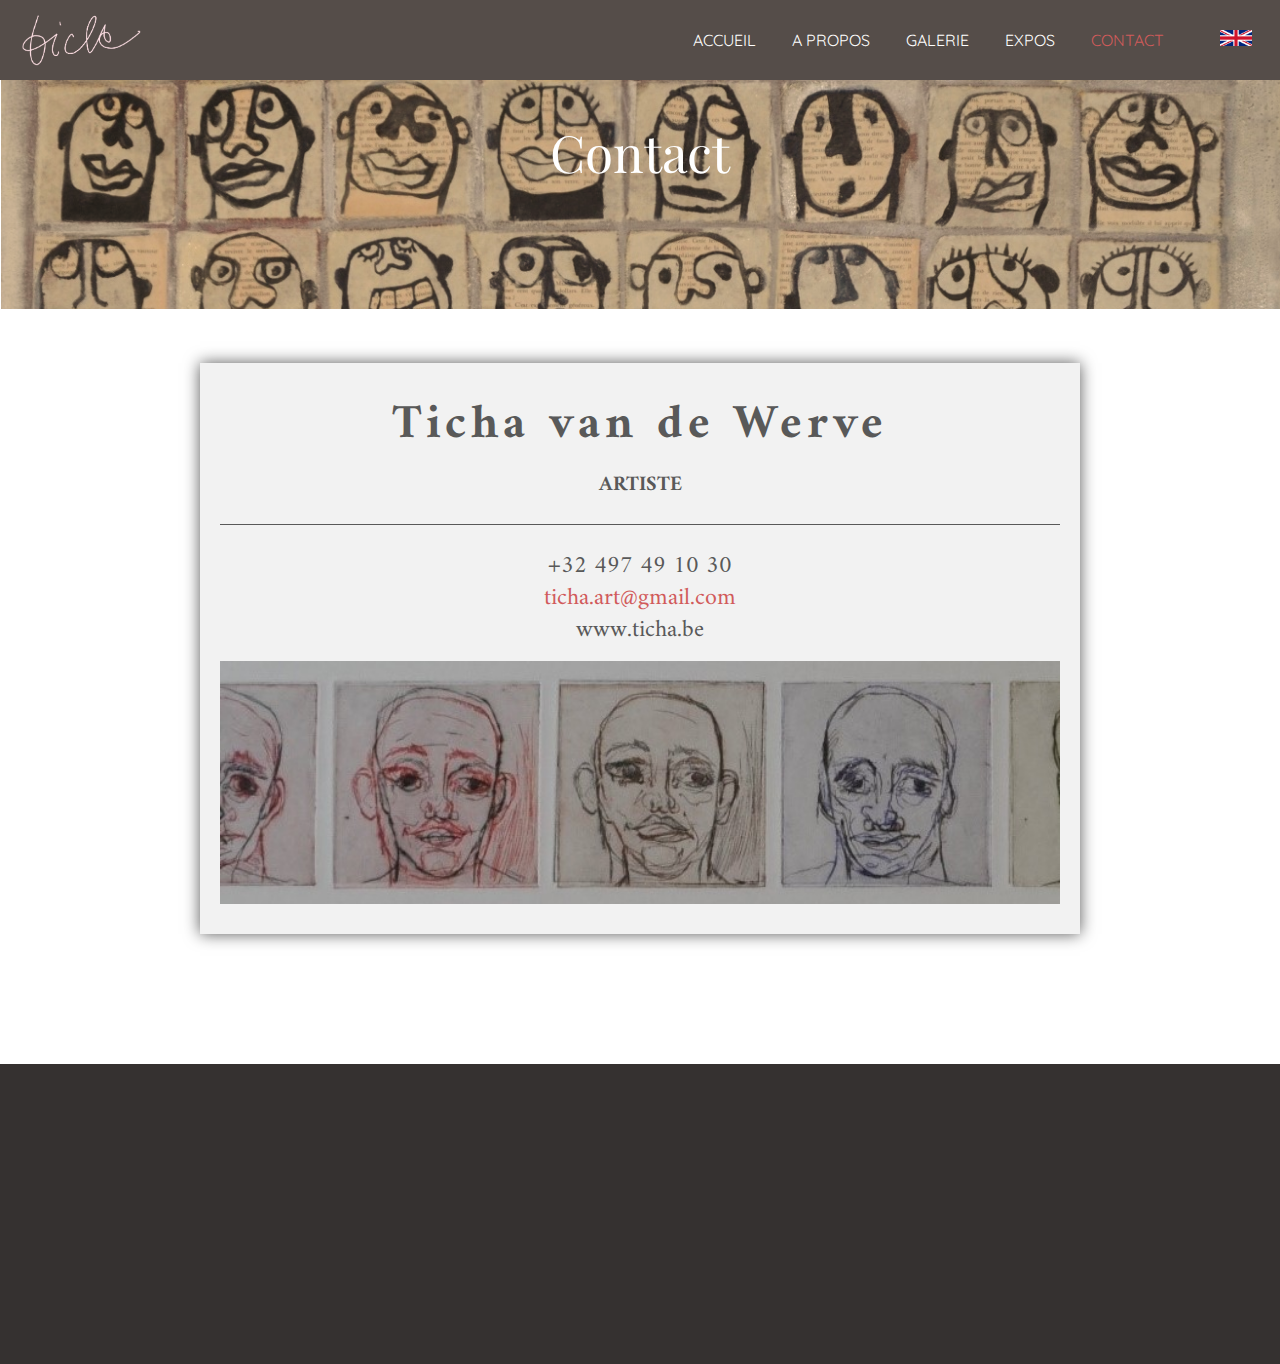
<file: fr/contact.html>
<!DOCTYPE html>
<html lang="en">
<head>
    <meta charset="UTF-8">
    <meta name="viewport" content="width=device-width, initial-scale=1.0">
    <meta http-equiv="X-UA-Compatible" content="ie=edge">
    <title>Ticha</title>
    <link rel="icon" type="image/png" href="../images/TichaSignatureIcon.png">

    <link href="https://fonts.googleapis.com/css?family=Open+Sans+Condensed:300" rel="stylesheet">
    <link href="https://fonts.googleapis.com/css?family=Quicksand" rel="stylesheet">
    <link href="https://fonts.googleapis.com/css?family=Quicksand:700" rel="stylesheet">
    <link href="https://fonts.googleapis.com/css?family=Playfair+Display|Quicksand:700" rel="stylesheet">
    <link href="https://fonts.googleapis.com/css?family=Amiri|Nanum+Myeongjo|PT+Serif" rel="stylesheet">
    
    <!-- Main style followed by specific style -->
    <link rel="stylesheet" type="text/css" href="../style/home-style.css">    
    <link rel="stylesheet" type="text/css" href="../style/contact-style.css">   
    <link rel="stylesheet" type="text/css" href="../style/main-mobile.css" media="screen and (max-width: 720px)">
    
    <script src="https://ajax.googleapis.com/ajax/libs/jquery/3.3.1/jquery.min.js"></script>    
    <script src="../js/side-menu.js"></script>        
    
</head>
<body>
    <div id="side-menu-shadow">
            <div id="side-menu">
                    <button class="close-btn" id="close-side-menu-btn">&times;</button>
                    <a class ="side-menu-nav" href="../index.html">ACCUEIL</a>
                    <a class ="side-menu-nav" href="about.html">A PROPOS</a>
                    <a class ="side-menu-nav" href="gallery.html">GALERIE</a>
                    <a class ="side-menu-nav" href="about.html#exhibitions">EXPOS</a>
                    <a class ="side-menu-nav" href="contact.html">CONTACT</a>
                    <a class ="side-menu-nav" href="../en/contact.html"><img src="../images/english.png" alt="english"></a>
            </div>
    </div>
    <header>
        <span id="side-menu-opener">&#9776;</span>            
        <a href="../index.html"><img alt="Ticha signature" src="../images/TichaSignature.png"/></a>
        <div id="nav-links">
            <nav>
                <a class ="header-nav" href="../index.html">ACCUEIL</a>
                <a class ="header-nav" href="about.html">A PROPOS</a>
                <a class ="header-nav" href="gallery.html">GALERIE</a>
                <a class ="header-nav" href="about.html#exhibitions">EXPOS</a>
                <a class ="header-nav" href="contact.html" id="currentpage">CONTACT</a>
                <a class ="side-menu-nav" href="../en/contact.html"><img src="../images/english.png" alt="english"></a>                
            </nav>
        </div>
    </header>
    <div class="page-container">
        <div class="picture-banner">
            <img alt="background image" src="../images/contact-picturebanner.png" draggable="false"/>
            <h1>Contact</h1>
        </div>
        <div class="maincontent">
            <div class="visit-card">
                <h1>Ticha van de Werve</h1>
                <h2>ARTISTE</h2>
                <div class="line"></div>
                <a href="tel:+32497491030">+32 497 49 10 30</a>
                <a href="mailto:ticha.art@gmail.com" id="email">ticha.art@gmail.com</a>
                <a href="http://www.ticha.be">www.ticha.be</a>
                <img alt="Visit card picture" src="../images/visit-card-picture.jpg">
            </div>
        </div>    
    <footer>
    </footer>
    </div>
</body>
</html>
</file>
<file: style/home-style.css>
#side-menu {
    width: 0;
}

#side-menu-opener {
    display: none;
}

header {
    position: fixed;
    top: 0;
    left: 0;
    right: 0;
    height: 80px;
    background: rgb(85, 77, 73);
    z-index: 1;
    min-width: max-content;
}

header img {
    position: absolute;
    height: 70%;
    top: 50%;
    left: 20px;
    transform: translate(0, -50%);
}

header nav img {
    position: relative;
    transform: translate(0, 0);
    height: 16px;
    margin-right: 1em;
}

header #nav-links {   
    position: absolute;
    top: 50%;
    right: 1em;
    transform: translate(0, -50%);
    min-width: max-content;    
}

header nav a {
    margin: 1em;
    font-size: 16px;
    color: rgb(255,255,255);
    font-family: 'Quicksand', sans-serif;
    text-decoration: none;
}

header nav #currentpage {
    color: rgb(209, 91, 91);
}

header nav a:hover {
    color: rgb(209, 91, 91);
}

.page-container {
    position: absolute;
    margin: 80px auto 0;
    top: 0;
    left: 0;
    right: 0;
    width: 100%;
}

.picture-banner img {
    position: relative;
    width: 100%;
    min-width: 700px;
}

.picture-banner h1 {
    position: absolute;
    text-align: center;
    width: 100%;
    color: rgb(255,255,255);
    top: 3vw;
    margin: 0;
    font-size: 4vw;
    font-weight: normal;
    font-family: 'Quicksand', sans-serif;
    font-family: 'Playfair Display', serif;
}

.picture-banner div {
    position: absolute;
    text-align: center;
    width: 100%;
    top: 10vw;
}

.picture-banner div input {
    background: rgb(209, 91, 91);
    color: rgb(255,255,255);
    outline: none;
    border: none;
    font-size: 1.5vw;
    padding: 1vw;
    font-family: 'Quicksand', sans-serif;
    font-weight: 700;
    
}

.picture-banner div input:hover {
    background: rgb(231, 117, 117);
}

.picture-banner div input:active {
    color: rgb(209, 91, 91);
    background: rgb(85, 77, 73);
}

.maincontent {
    margin-left: 10vw;
    margin-right: 10vw;
}

.maincontent .contentblock h2 {
    color: rgb(209, 91, 91);
    font-size: 2.4em;
    text-align: right;
    font-family: 'Open Sans Condensed', sans-serif;
}

.maincontent .contentblock {
    overflow: hidden; 
}

.maincontent .contentblock .article-head img {
    max-height: 500px;
    max-width: 500px;
}

.maincontent .contentblock .article {
    position: relative;
    display: block;
    padding-top: 80px;
    top: 50%;
}

.maincontent .contentblock .article p {
    font-size: 1.4em;
    line-height: 2em;
    font-family: 'Quicksand', sans-serif;
    max-height: 300px;
    overflow: hidden;
}



.maincontent .contentblock .article p::after {
    content: "...";
}

.maincontent .contentblock .article input[type="submit"] {
    background: rgb(209, 91, 91);
    color: rgb(255,255,255);
    outline: none;
    border: none;
    font-size: 1em;
    padding: 10px;
    border-radius: 20px;
    padding-left: 80px;
    padding-right: 80px;
    min-width: max-content;
    overflow: visible;
    font-family: 'Quicksand', sans-serif;
    
}

.maincontent .contentblock .article input[type="submit"]:hover {
    background: rgb(231, 117, 117);    
}

.maincontent .contentblock .article input[type="submit"]:active {
    color: rgb(209, 91, 91);
    background: rgb(85, 77, 73);
}

footer {
    position: relative;
    bottom: 0;
    left:0;
    background: rgb(53, 49, 48);
    width: 100%;
    height: 300px;
    margin-top: 80px;
}

footer * {
    color: rgb(255,255,255);
}

footer .contacts {
    font-size: 1.4em;
    text-align: center;
    padding-top: 100px;
    font-family: 'Quicksand', sans-serif;
    
}

@media screen and (max-width: 720px){

    .maincontent .contentblock .article-head {
        width: 100%;
    }

    .maincontent .contentblock .article-head img {
        width: 100%;
        max-height: none;
    }

    .maincontent .contentblock .article {
        top: 0;
        padding-top: 5px;
        clear: both;
    }

    .maincontent .contentblock .article p {
        font-size: 1.2em;
    }

    .maincontent .contentblock .article input[type="submit"] {
        width: 100%;
    }
}
</file>
<file: style/main-mobile.css>
#side-menu {
    height: 100%;
    position: fixed;
    z-index: 2;
    top: 0;
    left: 0;
    background: rgb(56, 53, 51);
    overflow-x: hidden;
    padding-top: 10px;
    transition: 0.5s;
}

#side-menu .side-menu-nav {
    padding: 10px 30px 10px 30px;
    text-decoration: none;
    font-size: 18px;
    font-family: 'Quicksand', sans-serif;
    color: rgb(255,255,255);
    display: block;
    transition: 0.3s;
    overflow: hidden;
    white-space: nowrap;
}

#side-menu .side-menu-nav:first-of-type {
    margin-top: 50px;
}

#side-menu .side-menu-nav:hover {
    background: rgb(209, 91, 91);
    
}

#side-menu .side-menu-nav img {
    height: 24px;
}

header img {
    position: absolute;
    height: 70%;
    top: 50%;
    left: 50%;
    transform: translate(-50%, -50%);
}

header #nav-links {
    display: none;
}

.picture-banner {
    overflow: hidden;
    height: 40vw;
}

.picture-banner img {
    width: auto;
    margin-left: -50vw;
    height: 100%;
}

.picture-banner h1 {
    font-size: 8vw;
}

.picture-banner div {
    top: 20vw;
}

.picture-banner div input {
    padding: 4vw;
    font-size: 3vw;
}

#side-menu-opener {
    display: block;
    position: absolute;
    top: 50%;
    left: 15px;
    transform: translate(0, -50%);
    user-select: none;
    font-size: 40px;
    color: rgb(255,255,255);
}

#side-menu-shadow {
    height: 100%;
    position: fixed;
    width: 0;
    z-index: 2;
    background: rgba(0,0,0, 0.7);
    transition: 0.5s;
    top: 0;
    left: 0;    
}

#side-menu .close-btn {
    display: block;
    position: absolute;
    padding: 0;
    outline: none;
    border: none;
    background: none;
    text-decoration: none;
    font-size: 36px;
    font-family: 'Quicksand', sans-serif;
    color: rgb(255,255,255);
    transition: 0.3s;
    right: 0;
    margin-right: 30px
}

#side-menu .close-btn:hover {
    color: rgb(209, 91, 91);    
}
</file>
<file: style/about-style.css>
#side-menu {
    width: 0;
}

#side-menu-opener {
    display: none;
}

.maincontent h2 {
    color: rgb(209, 91, 91);
    font-size: 2.4em;
    font-family: 'Open Sans Condensed', sans-serif;
}

.maincontent img {
    max-height: 500px;
    max-width: 500px;
    float: right;
    margin-left: 20px;
}

.maincontent p, .maincontent ul li {
    font-size: 1.4em;
    line-height: 2em;
    font-family: 'Quicksand', sans-serif;
}
</file>
<file: style/contact-style.css>
#side-menu {
    width: 0;
}

#side-menu-opener {
    display: none;
}

.maincontent {
    width: 100%;
    text-align: center;
    margin: 0;
    padding-top: 50px;
    padding-bottom: 50px;
    height: fit-content;
    background: rgb(255,255,255);
}

.picturebanner {
    height: fit-content;
}

.visit-card {
    background: rgb(242, 242, 242);
    box-shadow: 0 0 15px rgb(89,89,89);
    text-align: center;
    margin: 0 auto;
    padding: 20px;

    width: 70vw;
    height: 45vw;
    min-width: 560px;
    min-height: max-content;
    max-height: 530px;
    max-width: 840px;

    color: rgb(89,89,89);
    
    font-weight: normal;
    font-family: 'Nanum Myeongjo', serif;
    font-family: 'PT Serif', serif;
    font-family: 'Amiri', serif;
}

.visit-card h1 {
    font-size: 3em;
    margin: 0;
    letter-spacing: 0.1em;
}

.visit-card h2 {
    font-size: 1.3em;
    margin: 0;
    margin-bottom: 1em;
}

.visit-card a {
    font-size: 1.5em;
    text-decoration: none;
    color: rgb(89,89,89);
    width: 100%;
    display: block;
    margin-bottom: -10px;
}

.visit-card #email {
    color: rgb(209, 91, 91);
}

.visit-card #email:hover {
    color: rgb(241, 141, 141);
}

.visit-card img {
    width: 100%;
    margin-top: 20px;
}

.line {
    width: 100%;
    height: 20px;
    border-top: 1px solid rgb(89,89,89);
}

@media screen and (max-width: 720px){
    .visit-card {
        min-width: 80vw;
    }

    .visit-card h1 {
        font-size: 2em;
    }

    .visit-card h2 {
        font-size: 1em;
    }
}
</file>
